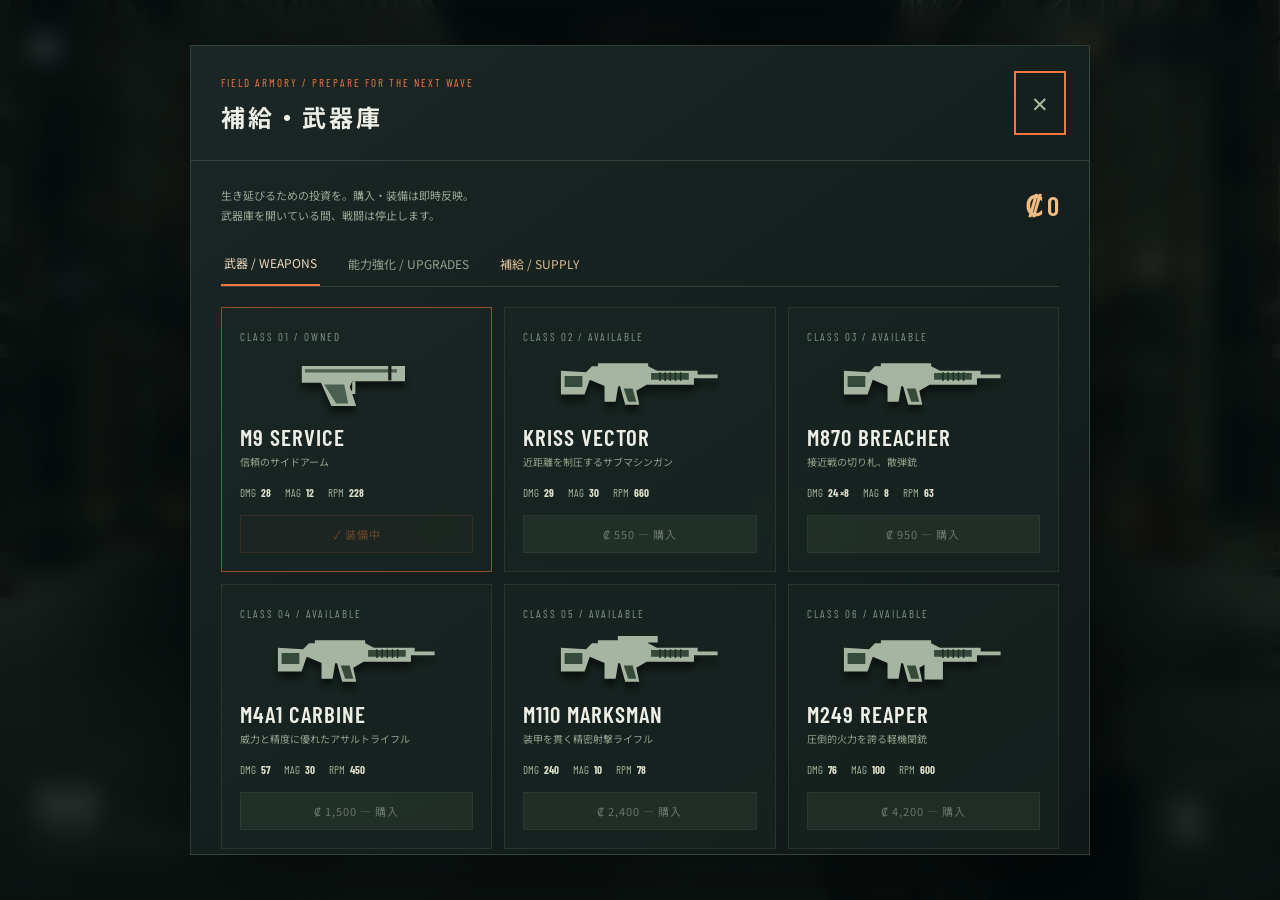
<file: tests-armory.html>
<!DOCTYPE html><html lang="ja"><head><meta charset="UTF-8"><meta name="robots" content="noindex"><title>DEADZONE armory diagnostics</title></head><body><p>本体の武器庫を表示します。</p><script>location.replace('index.html?selftest=1&capture=1&view=shop');</script></body></html>
</file>
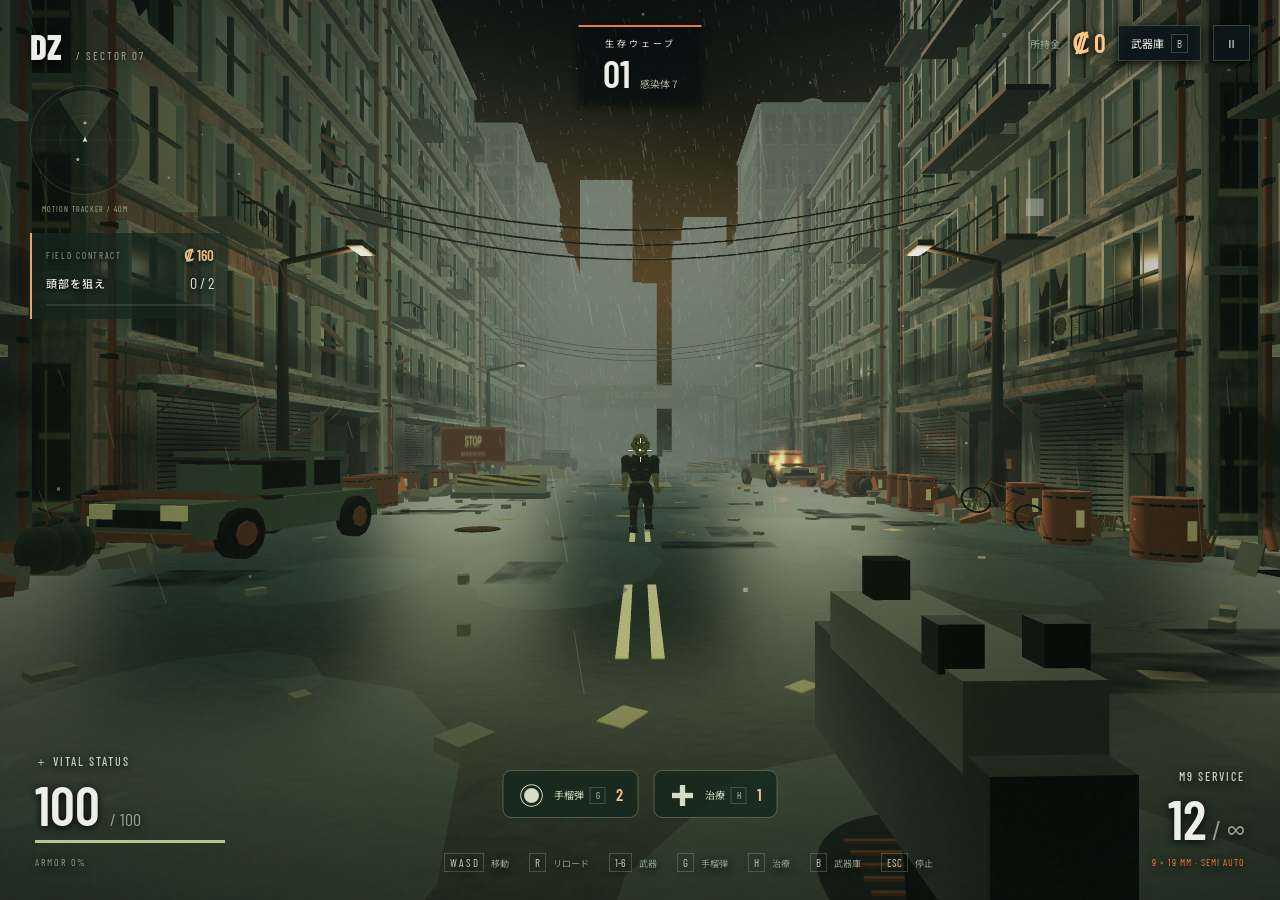
<file: tests-capture.html>
<!DOCTYPE html><html lang="ja"><head><meta charset="UTF-8"><meta name="robots" content="noindex"><title>DEADZONE visual diagnostics</title></head><body><p>本体の描画診断へ移動します。実際のゲームを2フレーム描画後に静止します。</p><script>location.replace('index.html?selftest=1&capture=1');</script></body></html>
</file>
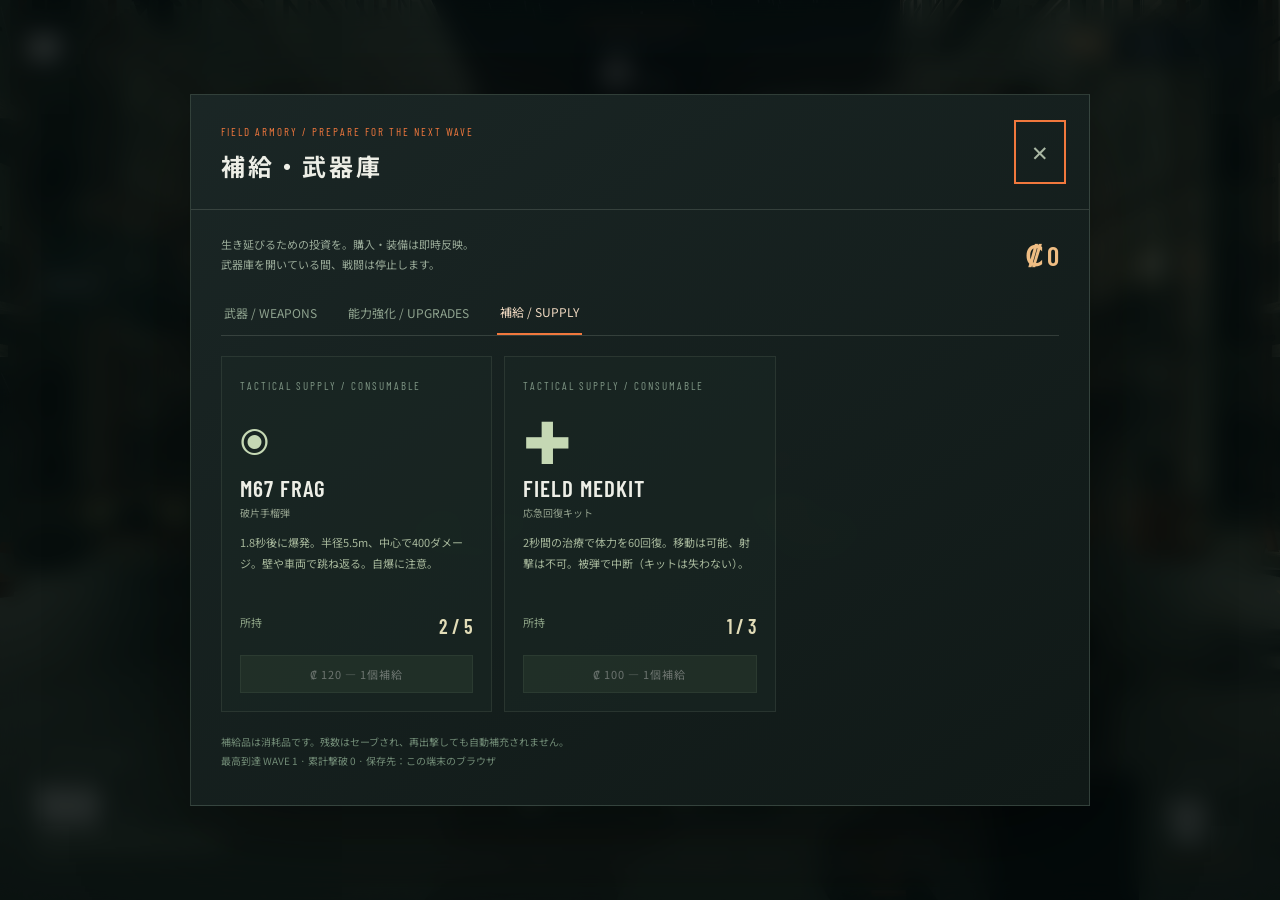
<file: tests-supplies.html>
<!DOCTYPE html><html lang="ja"><head><meta charset="UTF-8"><meta name="robots" content="noindex"><title>DEADZONE supplies diagnostics</title></head><body><p>ゲーム本体の補給画面を表示します。</p><script>location.replace('index.html?selftest=1&capture=1&view=supplies');</script></body></html>
</file>
